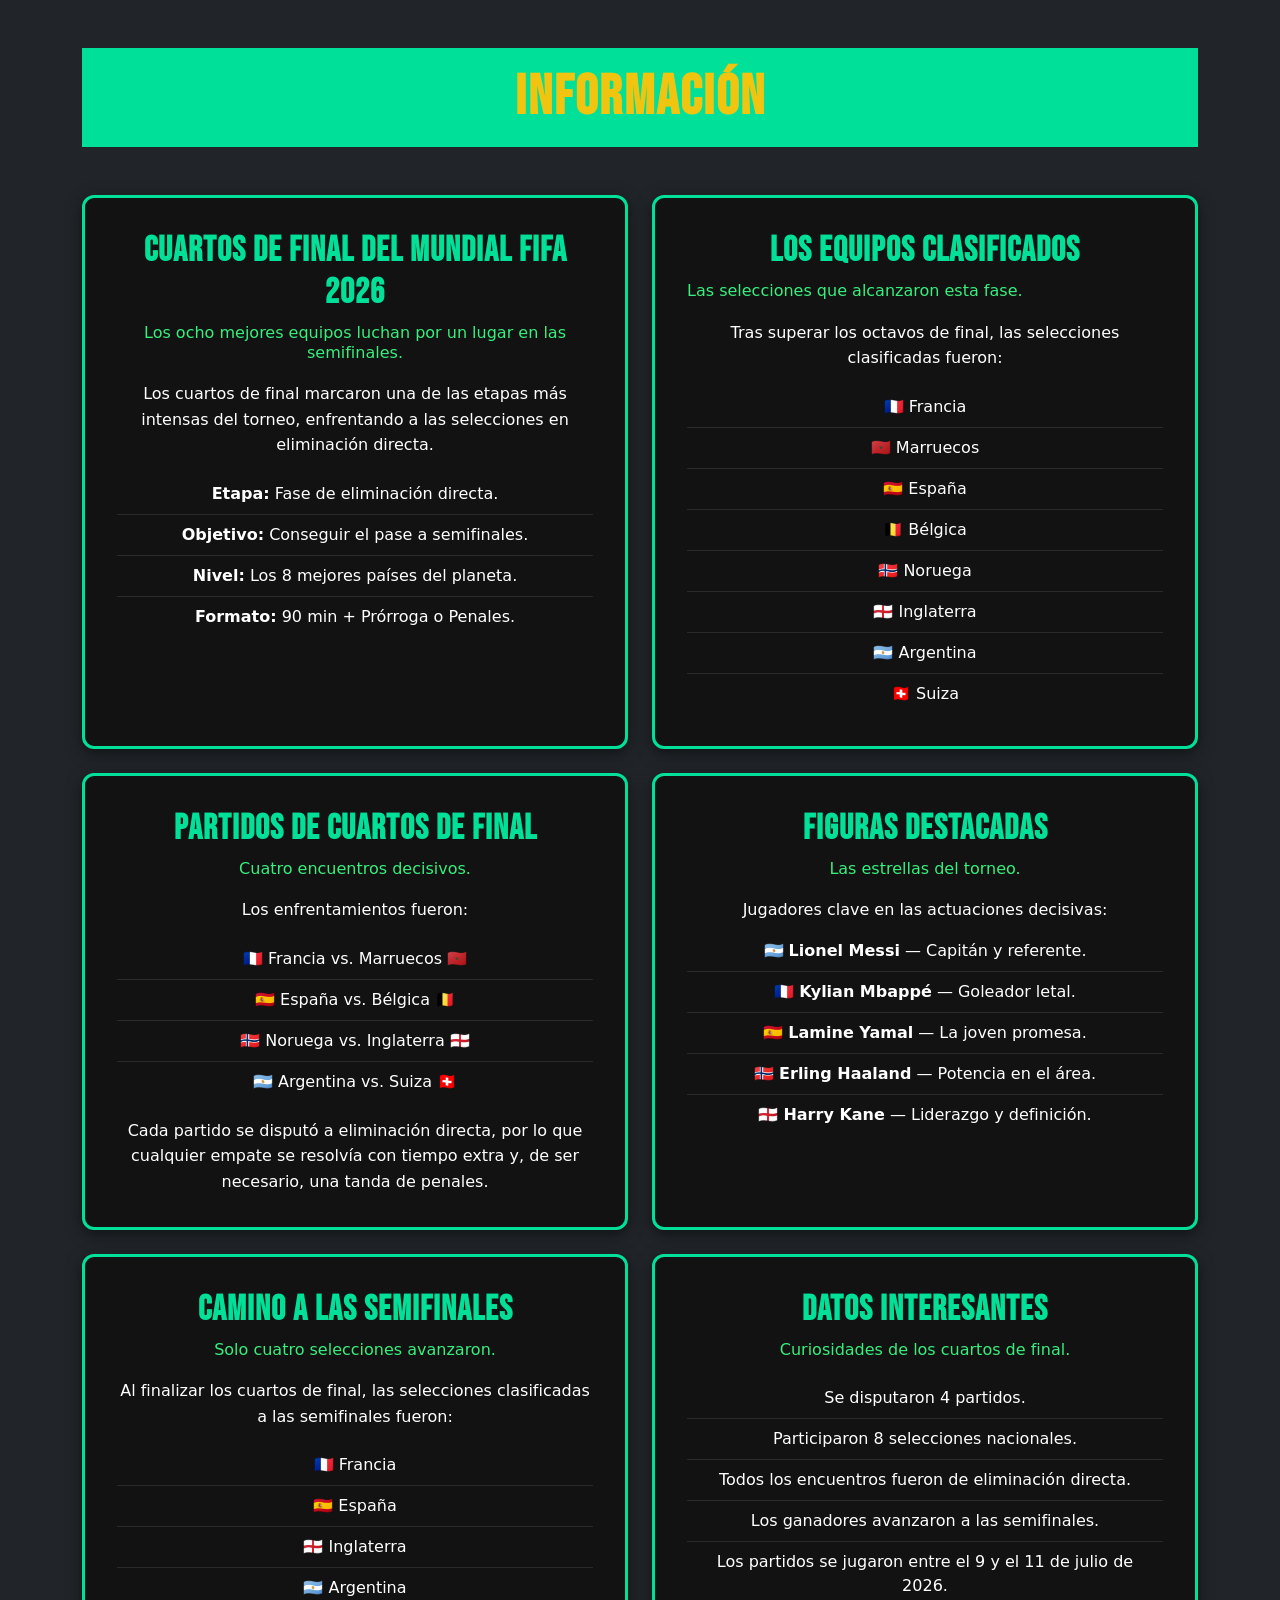
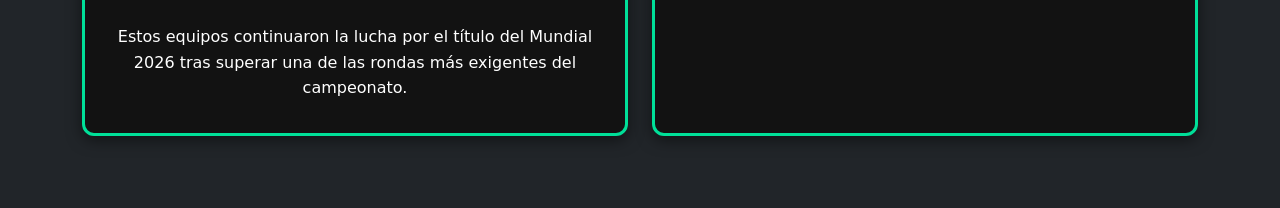
<file: index.html>
<!DOCTYPE html>
<html lang="es">
<head>
    <meta charset="UTF-8">
    <meta name="viewport" content="width=device-width, initial-scale=1.0">
    <title>Información - Pasión Mundialista</title>

    <link rel="preconnect" href="https://fonts.googleapis.com">
    <link rel="preconnect" href="https://fonts.gstatic.com" crossorigin>
    <link href="https://fonts.googleapis.com/css2?family=Bebas+Neue&display=swap" rel="stylesheet">

    <link href="https://cdn.jsdelivr.net/npm/bootstrap@5.3.3/dist/css/bootstrap.min.css" rel="stylesheet">

    <link rel="stylesheet" href="/CSS/body2.css">
</head>

<body class="bg-dark text-light py-4 py-md-5">

    <main class="container">

        <div class="row">
            <div class="col-12">
                <h1 class="text-center fw-bold mb-4 mb-md-5">Información</h1>
            </div>
        </div>

        <div class="row">

            <div class="col-12 col-md-6 mb-4">
                <section class="card infom h-100">
                    <div class="text-center card-body p-0">
                        <h2 class="card-title fw-bold">Cuartos de Final del Mundial FIFA 2026</h2>
                        <h3 class="card-subtitle fs-6">Los ocho mejores equipos luchan por un lugar en las semifinales.</h3>
                        <p class="text-center card-text mb-3">
                            Los cuartos de final marcaron una de las etapas más intensas del torneo, enfrentando a las selecciones en eliminación directa.
                        </p>
                        <ul class="list-group list-group-flush">
                            <li class="list-group-item"><strong>Etapa:</strong> Fase de eliminación directa.</li>
                            <li class="list-group-item"> <strong>Objetivo:</strong> Conseguir el pase a semifinales.</li>
                            <li class="list-group-item"> <strong>Nivel:</strong> Los 8 mejores países del planeta.</li>
                            <li class="list-group-item"><strong>Formato:</strong> 90 min + Prórroga o Penales.</li>
                        </ul>
                    </div>
                </section>
            </div>

            <div class="col-12 col-md-6 mb-4">
                <section class="card infom h-100">
                    <div class="card-body p-0">
                        <h2 class="card-title fw-bold">Los equipos clasificados</h2>
                        <h3 class="card-subtitle fs-6">Las selecciones que alcanzaron esta fase.</h3>
                        <p class="text-center card-text">Tras superar los octavos de final, las selecciones clasificadas fueron:</p>
                        <ul class="text-center list-group list-group-flush">
                            <li class="list-group-item">🇫🇷 Francia</li>
                            <li class="list-group-item">🇲🇦 Marruecos</li>
                            <li class="list-group-item">🇪🇸 España</li>
                            <li class="list-group-item">🇧🇪 Bélgica</li>
                            <li class="list-group-item">🇳🇴 Noruega</li>
                            <li class="list-group-item">🏴󠁧󠁢󠁥󠁮󠁧󠁿 Inglaterra</li>
                            <li class="list-group-item">🇦🇷 Argentina</li>
                            <li class="list-group-item">🇨🇭 Suiza</li>
                        </ul>
                    </div>
                </section>
            </div>

<div class="col-12 col-md-6 mb-4">
                <section class="card infom h-100">
                    <div class="text-center card-body p-0">
                        <h2 class="card-title fw-bold">Partidos de Cuartos de Final</h2>
                        <h3 class="card-subtitle fs-6">Cuatro encuentros decisivos.</h3>
                        <p class="card-text">Los enfrentamientos fueron:</p>
                        <ul class="list-group list-group-flush mb-3">
                            <li class="list-group-item">🇫🇷 Francia vs. Marruecos 🇲🇦</li>
                            <li class="list-group-item">🇪🇸 España vs. Bélgica 🇧🇪</li>
                            <li class="list-group-item">🇳🇴 Noruega vs. Inglaterra 🏴󠁧󠁢󠁥󠁮󠁧󠁿</li>
                            <li class="list-group-item">🇦🇷 Argentina vs. Suiza 🇨🇭</li>
                        </ul>
                        <p class="card-text small mb-0">
                            Cada partido se disputó a eliminación directa, por lo que cualquier empate se resolvía con tiempo extra y,
                            de ser necesario, una tanda de penales.
                        </p>
                    </div>
                </section>
            </div>

            <div class="col-12 col-md-6 mb-4">
                <section class="card infom h-100">
                    <div class="text-center card-body p-0">
                        <h2 class="card-title fw-bold">Figuras destacadas</h2>
                        <h3 class="card-subtitle fs-6">Las estrellas del torneo.</h3>
                        <p class="text-center card-text mb-2">Jugadores clave en las actuaciones decisivas:</p>
                        <ul class="list-group list-group-flush">
                            <li class="list-group-item">🇦🇷 <strong>Lionel Messi</strong> — Capitán y referente.</li>
                            <li class="list-group-item">🇫🇷 <strong>Kylian Mbappé</strong> — Goleador letal.</li>
                            <li class="list-group-item">🇪🇸 <strong>Lamine Yamal</strong> — La joven promesa.</li>
                            <li class="list-group-item">🇳🇴 <strong>Erling Haaland</strong> — Potencia en el área.</li>
                            <li class="list-group-item">🏴󠁧󠁢󠁥󠁮󠁧󠁿 <strong>Harry Kane</strong> — Liderazgo y definición.</li>
                        </ul>
                    </div>
                </section>
            </div>

            <div class="col-12 col-md-6 mb-4">
                <section class="card infom h-100">
                    <div class="text-center card-body p-0">
                        <h2 class="card-title fw-bold">Camino a las semifinales</h2>
                        <h3 class="card-subtitle fs-6">Solo cuatro selecciones avanzaron.</h3>
                        <p class="card-text">Al finalizar los cuartos de final, las selecciones clasificadas a las semifinales fueron:</p>
                        <ul class="list-group list-group-flush mb-3">
                            <li class="list-group-item">🇫🇷 Francia</li>
                            <li class="list-group-item">🇪🇸 España</li>
                            <li class="list-group-item">🏴󠁧󠁢󠁥󠁮󠁧󠁿 Inglaterra</li>
                            <li class="list-group-item">🇦🇷 Argentina</li>
                        </ul>
                        <p class="card-text small mb-0">
                            Estos equipos continuaron la lucha por el título del Mundial 2026 tras superar una de las rondas más
                            exigentes del campeonato.
                        </p>
                    </div>
                </section>
            </div>

            <div class="col-12 col-md-6 mb-4">
                <section class="text-center card infom h-100">
                    <div class="card-body p-0">
                        <h2 class="card-title fw-bold">Datos interesantes</h2>
                        <h3 class="card-subtitle fs-6">Curiosidades de los cuartos de final.</h3>
                        <ul class="list-group list-group-flush">
                            <li class="list-group-item">Se disputaron 4 partidos.</li>
                            <li class="list-group-item">Participaron 8 selecciones nacionales.</li>
                            <li class="list-group-item">Todos los encuentros fueron de eliminación directa.</li>
                            <li class="list-group-item">Los ganadores avanzaron a las semifinales.</li>
                            <li class="list-group-item">Los partidos se jugaron entre el 9 y el 11 de julio de 2026.</li>
                        </ul>
                    </div>
                </section>
            </div>

        </div>
    </main>

    <script src="https://cdn.jsdelivr.net/npm/bootstrap@5.3.3/dist/js/bootstrap.bundle.min.js"></script>
</body>

</html>
</file>
<file: CSS/body2.css>
:root {
  --verde: #00e099;
  --verde-claro: #00e099;
  --negro: #121212;
  --dorado: #f1c40f;
  --subtitulo-azul: #38ef7d;
  --blanco: #ffffff;
}

h1 {
  background-color: var(--verde) !important;
  color: var(--dorado) !important;
  font-family: "Bebas Neue", sans-serif;
  font-size: 3.5rem;
  letter-spacing: 2px;
  padding: 1rem;
}

.infom {
  background-color: var(--negro) !important;
  border: 3px solid var(--verde-claro) !important;
  border-radius: 12px;
  padding: 2rem;
  box-shadow: 0 4px 15px rgba(0, 0, 0, 0.5);
  transition: transform 0.3s ease, box-shadow 0.3s ease;
  color: var(--blanco) !important; 
}

.infom:hover {
  transform: translateY(-3px);
  box-shadow: 0 0 20px rgba(0, 224, 153, 0.3);
}

.infom h2 {
  color: var(--verde-claro) !important;
  font-family: "Bebas Neue", sans-serif;
  text-align: center;
  font-size: 2.2rem;
  letter-spacing: 1px;
  margin-bottom: 0.8rem;
}

.infom h3 {
  color: var(--subtitulo-azul) !important;
  font-size: 1.1rem;
  margin-bottom: 1.2rem;
}

.infom p {
  color: var(--blanco) !important;
  font-size: 1rem;
  line-height: 1.6;
}


.infom .list-group-item {
  background-color: transparent !important;
  color: var(--blanco) !important; 
  border-color: rgba(255, 255, 255, 0.1) !important;
}

.infom .list-group-item strong {
  color: var(--blanco) !important;
}

.infom .list-group-item:hover {
  color: var(--verde-claro) !important;
  padding-left: 15px;
  transition: all 0.3s ease;
}
</file>
